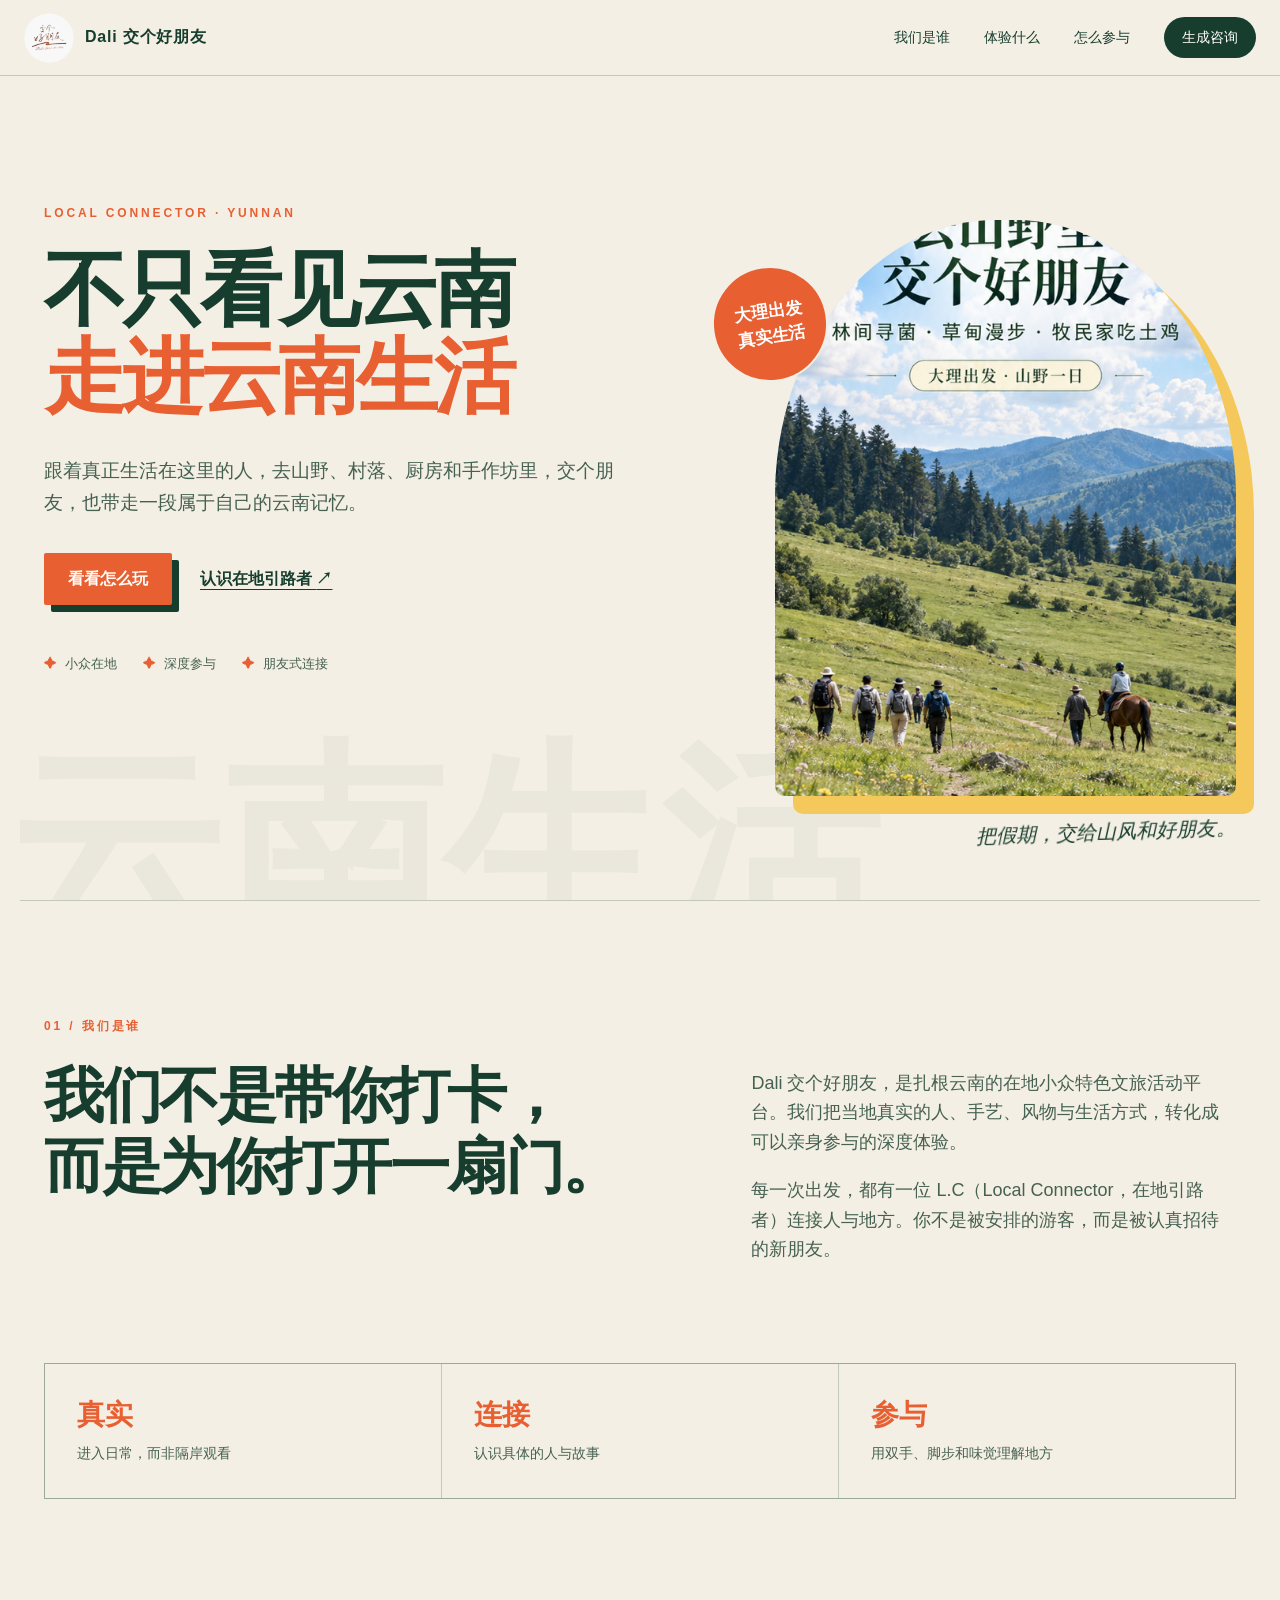
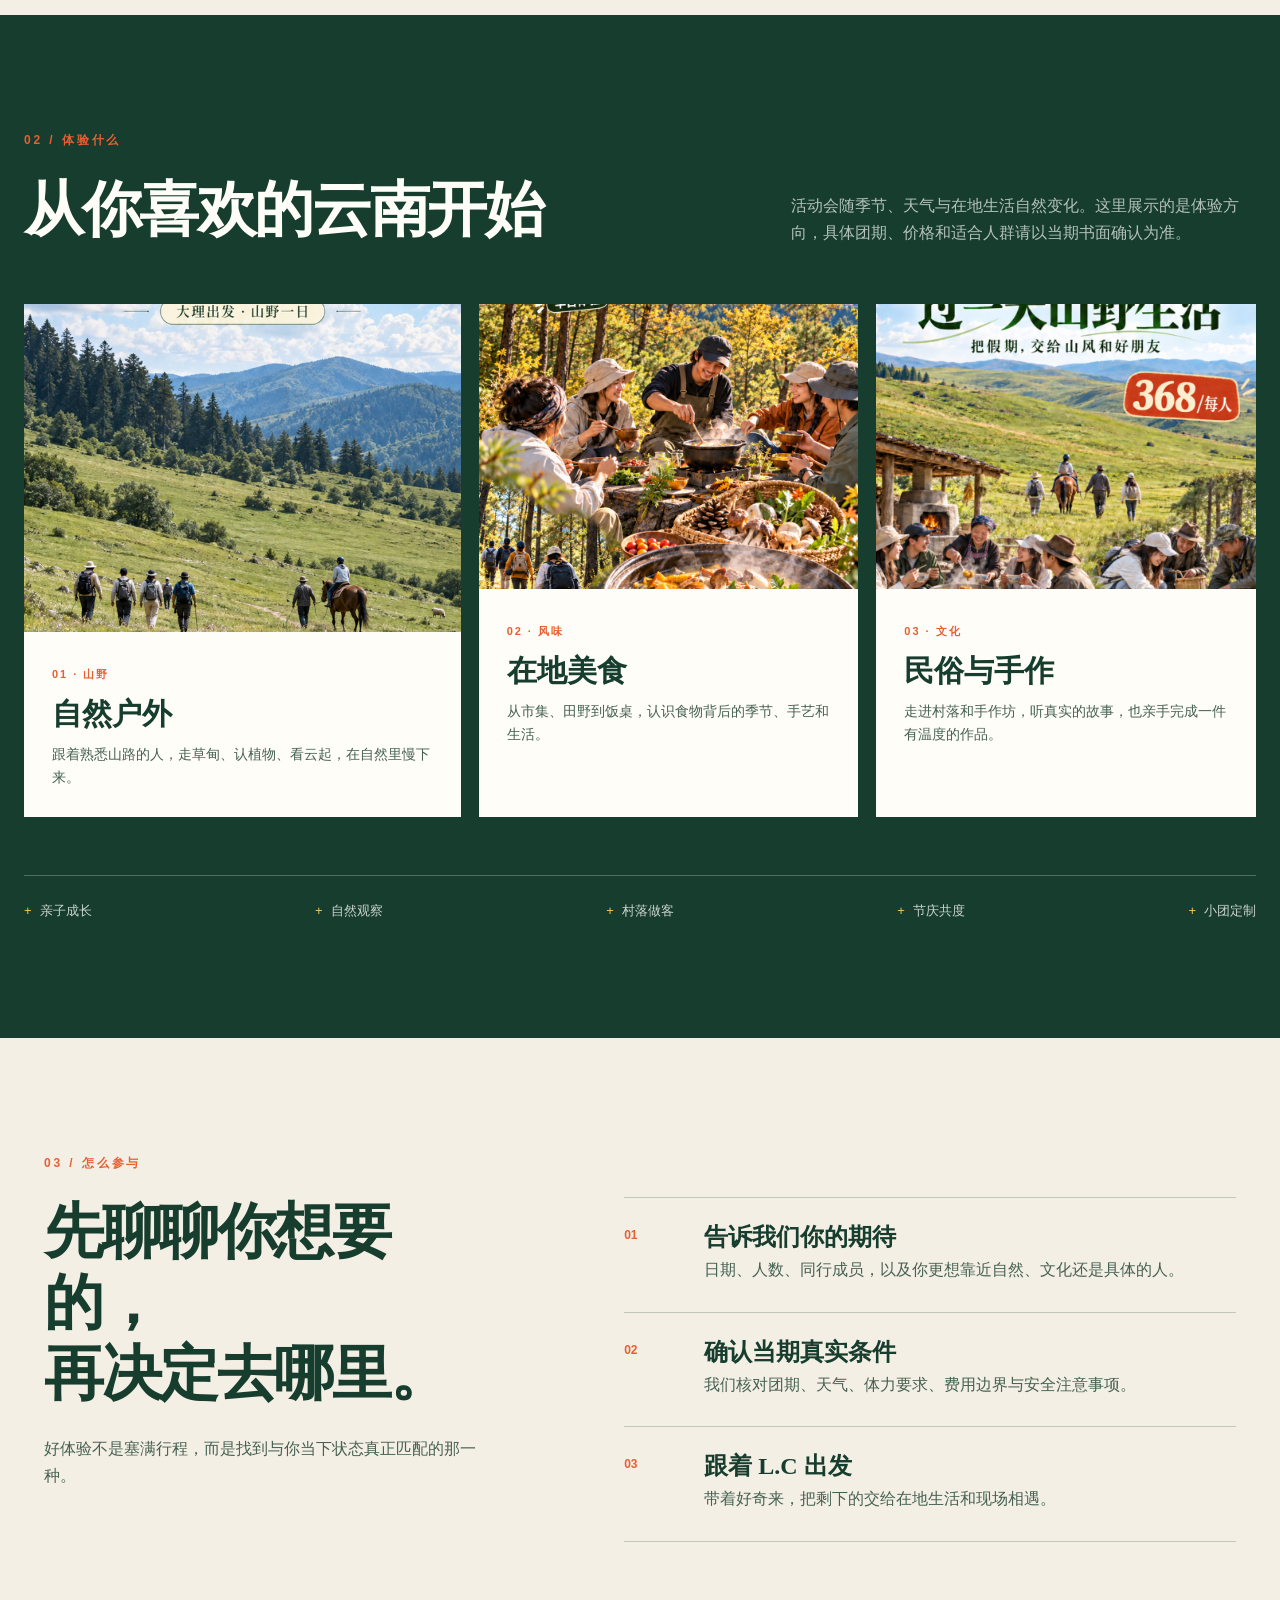
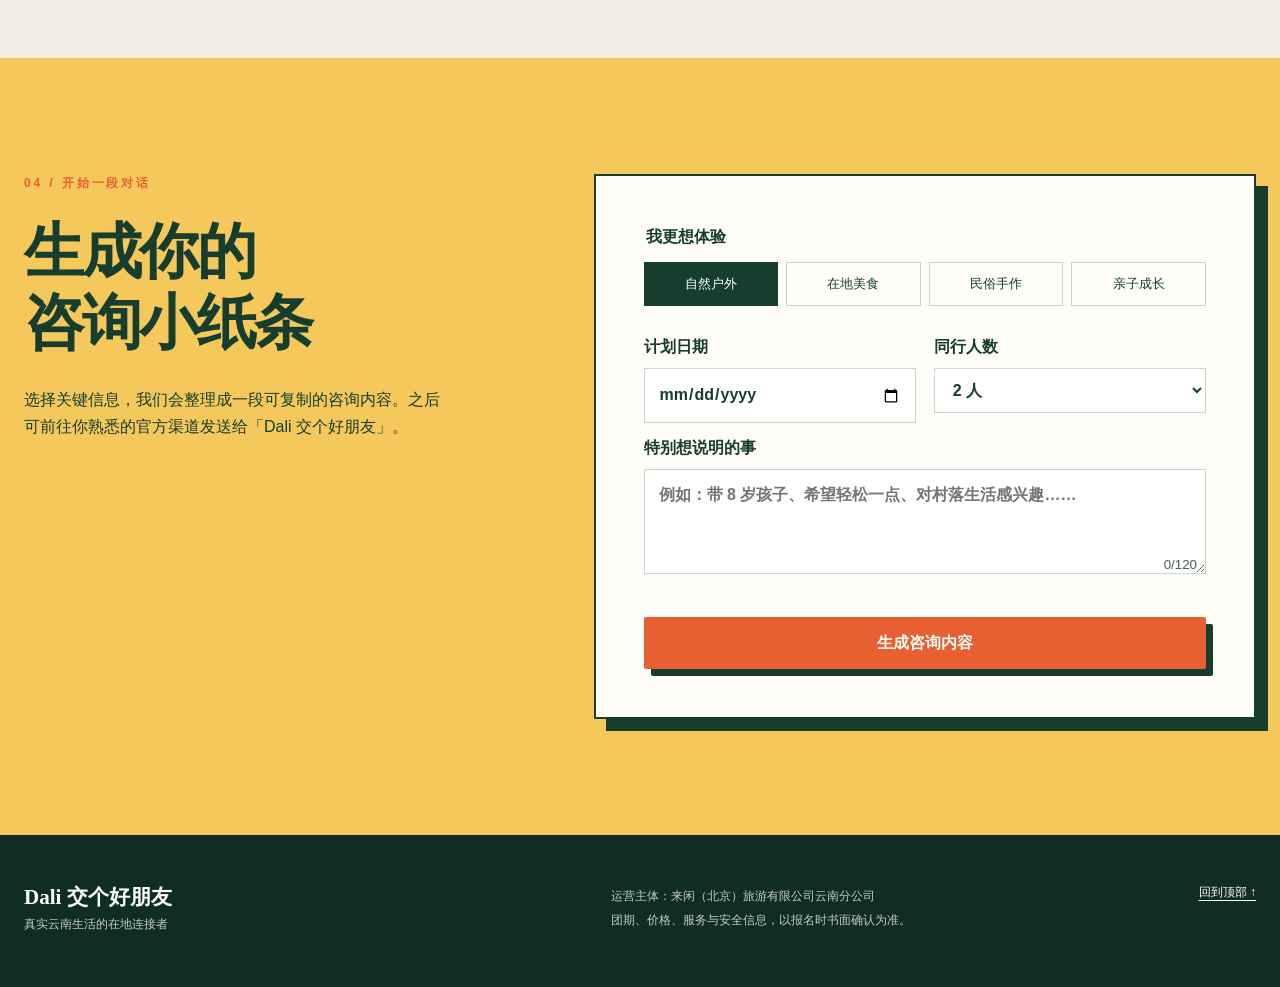
<file: index.html>
<!doctype html>
<html lang="zh-CN">
  <head>
    <meta charset="UTF-8" />
    <meta name="viewport" content="width=device-width, initial-scale=1.0" />
    <meta name="description" content="Dali 交个好朋友——跟着在地朋友，走进真实云南生活。自然户外、手工手作、民俗文化、在地美食与亲子成长体验。" />
    <meta name="theme-color" content="#f4efe4" />
    <title>Dali 交个好朋友｜走进真实云南生活</title>
    <link rel="icon" href="assets/logo.png" type="image/png" />
    <link rel="stylesheet" href="styles.css" />
    <script src="script.js" defer></script>
  </head>
  <body>
    <a class="skip-link" href="#main">跳到主要内容</a>
    <header class="site-header">
      <a class="brand" href="#top" aria-label="返回首页">
        <img src="assets/logo.png" alt="Dali 交个好朋友" />
        <span>Dali 交个好朋友</span>
      </a>
      <button class="menu-button" type="button" aria-expanded="false" aria-controls="site-nav">
        <span></span><span></span><span></span><span class="sr-only">打开菜单</span>
      </button>
      <nav id="site-nav" class="site-nav" aria-label="主要导航">
        <a href="#about">我们是谁</a>
        <a href="#experiences">体验什么</a>
        <a href="#how">怎么参与</a>
        <a class="nav-cta" href="#contact">生成咨询</a>
      </nav>
    </header>

    <main id="main">
      <section id="top" class="hero">
        <div class="hero-copy reveal">
          <p class="eyebrow">LOCAL CONNECTOR · YUNNAN</p>
          <h1>不只看见云南<br /><em>走进云南生活</em></h1>
          <p class="hero-intro">跟着真正生活在这里的人，去山野、村落、厨房和手作坊里，交个朋友，也带走一段属于自己的云南记忆。</p>
          <div class="hero-actions">
            <a class="button button-primary" href="#experiences">看看怎么玩</a>
            <a class="text-link" href="#about">认识在地引路者 <span aria-hidden="true">↗</span></a>
          </div>
          <ul class="hero-notes" aria-label="体验特点">
            <li>小众在地</li><li>深度参与</li><li>朋友式连接</li>
          </ul>
        </div>
        <div class="hero-visual reveal">
          <div class="image-frame image-frame-main">
            <img src="assets/bird-mountain.png" alt="朋友们在大理山野同行" />
          </div>
          <div class="round-stamp" aria-hidden="true">大理出发<br />真实生活</div>
          <p class="hand-note">把假期，交给山风和好朋友。</p>
        </div>
      </section>

      <section id="about" class="manifesto section-pad">
        <p class="section-index">01 / 我们是谁</p>
        <div class="manifesto-grid">
          <h2>我们不是带你打卡，<br />而是为你打开一扇门。</h2>
          <div class="manifesto-copy">
            <p>Dali 交个好朋友，是扎根云南的在地小众特色文旅活动平台。我们把当地真实的人、手艺、风物与生活方式，转化成可以亲身参与的深度体验。</p>
            <p>每一次出发，都有一位 L.C（Local Connector，在地引路者）连接人与地方。你不是被安排的游客，而是被认真招待的新朋友。</p>
          </div>
        </div>
        <div class="value-row" aria-label="我们的价值">
          <article><strong>真实</strong><span>进入日常，而非隔岸观看</span></article>
          <article><strong>连接</strong><span>认识具体的人与故事</span></article>
          <article><strong>参与</strong><span>用双手、脚步和味觉理解地方</span></article>
        </div>
      </section>

      <section id="experiences" class="experiences section-pad">
        <div class="section-heading">
          <div><p class="section-index">02 / 体验什么</p><h2>从你喜欢的云南开始</h2></div>
          <p>活动会随季节、天气与在地生活自然变化。这里展示的是体验方向，具体团期、价格和适合人群请以当期书面确认为准。</p>
        </div>
        <div class="experience-grid">
          <article class="experience-card card-featured">
            <div class="card-image"><img src="assets/bird-mountain.png" alt="高山草甸与同行的人" /></div>
            <div class="card-copy"><span>01 · 山野</span><h3>自然户外</h3><p>跟着熟悉山路的人，走草甸、认植物、看云起，在自然里慢下来。</p></div>
          </article>
          <article class="experience-card">
            <div class="card-image"><img src="assets/autumn-meal.png" alt="山林里的在地食物体验" /></div>
            <div class="card-copy"><span>02 · 风味</span><h3>在地美食</h3><p>从市集、田野到饭桌，认识食物背后的季节、手艺和生活。</p></div>
          </article>
          <article class="experience-card">
            <div class="card-image"><img src="assets/highland-life.png" alt="云南高山生活场景" /></div>
            <div class="card-copy"><span>03 · 文化</span><h3>民俗与手作</h3><p>走进村落和手作坊，听真实的故事，也亲手完成一件有温度的作品。</p></div>
          </article>
        </div>
        <div class="topic-strip" aria-label="更多体验方向"><span>亲子成长</span><span>自然观察</span><span>村落做客</span><span>节庆共度</span><span>小团定制</span></div>
      </section>

      <section id="how" class="how section-pad">
        <p class="section-index">03 / 怎么参与</p>
        <div class="how-layout">
          <div class="how-title"><h2>先聊聊你想要的，<br />再决定去哪里。</h2><p>好体验不是塞满行程，而是找到与你当下状态真正匹配的那一种。</p></div>
          <ol class="steps">
            <li><span>01</span><div><h3>告诉我们你的期待</h3><p>日期、人数、同行成员，以及你更想靠近自然、文化还是具体的人。</p></div></li>
            <li><span>02</span><div><h3>确认当期真实条件</h3><p>我们核对团期、天气、体力要求、费用边界与安全注意事项。</p></div></li>
            <li><span>03</span><div><h3>跟着 L.C 出发</h3><p>带着好奇来，把剩下的交给在地生活和现场相遇。</p></div></li>
          </ol>
        </div>
      </section>

      <section id="contact" class="contact section-pad">
        <div class="contact-intro">
          <p class="section-index">04 / 开始一段对话</p>
          <h2>生成你的<br />咨询小纸条</h2>
          <p>选择关键信息，我们会整理成一段可复制的咨询内容。之后可前往你熟悉的官方渠道发送给「Dali 交个好朋友」。</p>
        </div>
        <form id="inquiry-form" class="inquiry-form">
          <fieldset>
            <legend>我更想体验</legend>
            <div class="choice-grid">
              <label><input type="radio" name="interest" value="自然户外" checked /><span>自然户外</span></label>
              <label><input type="radio" name="interest" value="在地美食" /><span>在地美食</span></label>
              <label><input type="radio" name="interest" value="民俗手作" /><span>民俗手作</span></label>
              <label><input type="radio" name="interest" value="亲子成长" /><span>亲子成长</span></label>
            </div>
          </fieldset>
          <div class="field-row">
            <label>计划日期<input id="travel-date" type="date" /></label>
            <label>同行人数<select id="party-size"><option>1 人</option><option selected>2 人</option><option>3—5 人</option><option>6 人以上</option></select></label>
          </div>
          <label>特别想说明的事<textarea id="notes" rows="3" maxlength="120" placeholder="例如：带 8 岁孩子、希望轻松一点、对村落生活感兴趣……"></textarea><small><span id="note-count">0</span>/120</small></label>
          <button class="button button-primary form-submit" type="submit">生成咨询内容</button>
          <div id="inquiry-result" class="inquiry-result" hidden>
            <p id="inquiry-text"></p>
            <button id="copy-button" class="copy-button" type="button">复制这段话</button>
            <span id="copy-status" role="status" aria-live="polite"></span>
          </div>
        </form>
      </section>
    </main>

    <footer class="site-footer">
      <div><strong>Dali 交个好朋友</strong><p>真实云南生活的在地连接者</p></div>
      <div><p>运营主体：来闲（北京）旅游有限公司云南分公司</p><p>团期、价格、服务与安全信息，以报名时书面确认为准。</p></div>
      <a href="#top">回到顶部 ↑</a>
    </footer>
  </body>
</html>
</file>
<file: styles.css>
:root {
  --paper: #f4efe4;
  --paper-deep: #e7ddca;
  --ink: #163d2e;
  --ink-soft: #456152;
  --orange: #e85f32;
  --yellow: #f4c85b;
  --white: #fffdf8;
  --line: rgba(22, 61, 46, 0.22);
  --serif: "Songti SC", "STSong", "Noto Serif CJK SC", serif;
  --sans: "PingFang SC", "Hiragino Sans GB", "Microsoft YaHei", sans-serif;
  --max: 1240px;
}

* { box-sizing: border-box; }
html { scroll-behavior: smooth; }
body { margin: 0; background: var(--paper); color: var(--ink); font-family: var(--sans); line-height: 1.65; }
img { display: block; width: 100%; }
a { color: inherit; }
button, input, select, textarea { font: inherit; }
button, a { -webkit-tap-highlight-color: transparent; }
:focus-visible { outline: 3px solid var(--orange); outline-offset: 4px; }
.sr-only { position: absolute; width: 1px; height: 1px; overflow: hidden; clip: rect(0 0 0 0); white-space: nowrap; }
.skip-link { position: fixed; z-index: 100; top: 10px; left: 10px; padding: 10px 16px; background: var(--ink); color: white; transform: translateY(-160%); }
.skip-link:focus { transform: translateY(0); }

.site-header { position: sticky; z-index: 20; top: 0; display: flex; align-items: center; justify-content: space-between; min-height: 76px; padding: 10px max(24px, calc((100vw - var(--max)) / 2)); background: rgba(244, 239, 228, 0.92); border-bottom: 1px solid var(--line); backdrop-filter: blur(12px); }
.brand { display: flex; align-items: center; gap: 11px; font-weight: 700; text-decoration: none; letter-spacing: 0.05em; }
.brand img { width: 50px; height: 50px; border-radius: 50%; }
.site-nav { display: flex; align-items: center; gap: 34px; }
.site-nav a { font-size: 14px; text-decoration: none; }
.site-nav a:not(.nav-cta):hover { color: var(--orange); }
.nav-cta { padding: 9px 18px; color: var(--white); background: var(--ink); border-radius: 999px; }
.menu-button { display: none; width: 44px; height: 44px; padding: 10px; background: none; border: 0; }
.menu-button > span:not(.sr-only) { display: block; width: 22px; height: 2px; margin: 5px auto; background: var(--ink); }

.hero { position: relative; display: grid; grid-template-columns: 1.05fr 0.95fr; gap: clamp(48px, 7vw, 104px); min-height: calc(100vh - 76px); max-width: var(--max); margin: 0 auto; padding: clamp(72px, 10vw, 136px) 24px 88px; overflow: hidden; }
.hero::before { content: "云南生活"; position: absolute; z-index: -1; left: -1vw; bottom: -3vw; color: rgba(22, 61, 46, 0.045); font: 900 clamp(100px, 17vw, 250px)/0.8 var(--serif); white-space: nowrap; }
.eyebrow, .section-index { margin: 0 0 24px; color: var(--orange); font-size: 12px; font-weight: 800; letter-spacing: 0.24em; text-transform: uppercase; }
.hero h1 { margin: 0; font: 700 clamp(52px, 6.4vw, 92px)/1.06 var(--serif); letter-spacing: -0.05em; }
.hero h1 em { color: var(--orange); font-style: normal; }
.hero-intro { max-width: 610px; margin: 34px 0; color: var(--ink-soft); font-size: clamp(17px, 1.5vw, 21px); }
.hero-actions { display: flex; align-items: center; gap: 28px; }
.button { display: inline-flex; min-height: 50px; align-items: center; justify-content: center; padding: 13px 24px; border: 0; border-radius: 2px; cursor: pointer; font-weight: 700; text-decoration: none; transition: transform 180ms ease, background 180ms ease; }
.button:hover { transform: translateY(-2px); }
.button-primary { color: var(--white); background: var(--orange); box-shadow: 7px 7px 0 var(--ink); }
.button-primary:active { transform: translate(3px, 3px); box-shadow: 4px 4px 0 var(--ink); }
.text-link { font-weight: 700; text-underline-offset: 5px; }
.hero-notes { display: flex; gap: 26px; margin: 48px 0 0; padding: 0; list-style: none; color: var(--ink-soft); font-size: 13px; }
.hero-notes li::before { content: "✦"; margin-right: 8px; color: var(--orange); }
.hero-visual { position: relative; align-self: center; }
.image-frame { overflow: hidden; background: var(--paper-deep); }
.image-frame-main { width: 88%; margin-left: auto; aspect-ratio: 4 / 5; border-radius: 48% 48% 10px 10px; box-shadow: 18px 18px 0 var(--yellow); }
.image-frame-main img { height: 100%; object-fit: cover; object-position: 50% 66%; transform: scale(1.35); }
.round-stamp { position: absolute; top: 8%; left: 0; display: grid; width: 116px; height: 116px; place-items: center; text-align: center; background: var(--orange); color: white; border: 2px solid var(--paper); border-radius: 50%; font: 700 17px/1.5 var(--serif); transform: rotate(-8deg); }
.hand-note { position: absolute; right: 0; bottom: -52px; width: 74%; margin: 0; font: italic 20px var(--serif); text-align: right; transform: rotate(-2deg); }

.section-pad { max-width: var(--max); margin: 0 auto; padding: 116px 24px; }
.manifesto { border-top: 1px solid var(--line); }
.manifesto-grid { display: grid; grid-template-columns: 1.1fr 0.9fr; gap: 9vw; align-items: start; }
.manifesto h2, .section-heading h2, .how h2, .contact h2 { margin: 0; font: 700 clamp(38px, 4.7vw, 68px)/1.18 var(--serif); letter-spacing: -0.04em; }
.manifesto-copy { color: var(--ink-soft); font-size: 18px; }
.manifesto-copy p:first-child { margin-top: 8px; }
.value-row { display: grid; grid-template-columns: repeat(3, 1fr); gap: 1px; margin-top: 80px; background: var(--line); border: 1px solid var(--line); }
.value-row article { padding: 32px; background: var(--paper); }
.value-row strong { display: block; margin-bottom: 6px; color: var(--orange); font: 700 28px var(--serif); }
.value-row span { color: var(--ink-soft); font-size: 14px; }

.experiences { max-width: none; background: var(--ink); color: var(--white); }
.experiences > * { max-width: var(--max); margin-right: auto; margin-left: auto; }
.section-heading { display: grid; grid-template-columns: 1fr 0.7fr; gap: 8vw; align-items: end; }
.section-heading > p { max-width: 480px; margin: 0; color: rgba(255,255,255,0.68); }
.experience-grid { display: grid; grid-template-columns: 1.15fr 1fr 1fr; gap: 18px; margin-top: 58px; }
.experience-card { position: relative; min-width: 0; background: var(--white); color: var(--ink); }
.card-image { aspect-ratio: 4/3; overflow: hidden; background: #d8d8cc; }
.card-image img { height: 100%; object-fit: cover; transition: transform 500ms ease; }
.experience-card:hover .card-image img { transform: scale(1.045); }
.experience-card:first-child .card-image img { object-position: 50% 66%; transform: scale(1.22); }
.experience-card:nth-child(2) .card-image img { object-position: 50% 64%; transform: scale(1.1); }
.experience-card:nth-child(3) .card-image img { object-position: 50% 52%; transform: scale(1.1); }
.card-copy { padding: 28px; }
.card-copy span { color: var(--orange); font-size: 11px; font-weight: 800; letter-spacing: 0.18em; }
.card-copy h3 { margin: 8px 0; font: 700 30px var(--serif); }
.card-copy p { margin: 0; color: var(--ink-soft); font-size: 14px; }
.topic-strip { display: flex; justify-content: space-between; gap: 16px; margin-top: 58px; padding-top: 24px; border-top: 1px solid rgba(255,255,255,0.25); color: rgba(255,255,255,0.78); font-size: 13px; }
.topic-strip span::before { content: "+"; margin-right: 8px; color: var(--yellow); }

.how-layout { display: grid; grid-template-columns: 0.85fr 1.15fr; gap: 10vw; }
.how-title > p { max-width: 460px; margin-top: 26px; color: var(--ink-soft); }
.steps { margin: 0; padding: 0; list-style: none; border-top: 1px solid var(--line); }
.steps li { display: grid; grid-template-columns: 60px 1fr; gap: 20px; padding: 28px 0; border-bottom: 1px solid var(--line); }
.steps li > span { color: var(--orange); font-size: 12px; font-weight: 800; }
.steps h3 { margin: -5px 0 4px; font: 700 24px var(--serif); }
.steps p { margin: 0; color: var(--ink-soft); }

.contact { display: grid; grid-template-columns: 0.8fr 1.2fr; gap: 10vw; max-width: none; padding-right: max(24px, calc((100vw - var(--max)) / 2)); padding-left: max(24px, calc((100vw - var(--max)) / 2)); background: var(--yellow); }
.contact-intro > p:last-child { max-width: 420px; margin-top: 28px; }
.inquiry-form { padding: clamp(28px, 4vw, 48px); background: var(--white); border: 2px solid var(--ink); box-shadow: 12px 12px 0 var(--ink); }
fieldset { margin: 0; padding: 0; border: 0; }
legend, .inquiry-form > label, .field-row label { display: block; margin-bottom: 12px; font-weight: 700; }
.choice-grid { display: grid; grid-template-columns: repeat(4, 1fr); gap: 8px; margin-bottom: 28px; }
.choice-grid label { cursor: pointer; }
.choice-grid input { position: absolute; opacity: 0; }
.choice-grid span { display: grid; min-height: 44px; place-items: center; padding: 8px 10px; border: 1px solid var(--line); font-size: 13px; }
.choice-grid input:checked + span { color: white; background: var(--ink); border-color: var(--ink); }
.choice-grid input:focus-visible + span { outline: 3px solid var(--orange); outline-offset: 2px; }
.field-row { display: grid; grid-template-columns: 1fr 1fr; gap: 18px; }
.inquiry-form input, .inquiry-form select, .inquiry-form textarea { width: 100%; margin-top: 8px; padding: 12px 14px; color: var(--ink); background: white; border: 1px solid var(--line); border-radius: 0; }
.inquiry-form textarea { resize: vertical; }
.inquiry-form label { position: relative; }
.inquiry-form small { position: absolute; right: 9px; bottom: 7px; color: var(--ink-soft); font-weight: 400; }
.form-submit { width: 100%; margin-top: 22px; }
.inquiry-result { margin-top: 30px; padding: 22px; background: var(--paper); border-left: 4px solid var(--orange); }
.inquiry-result p { margin: 0 0 16px; white-space: pre-wrap; }
.copy-button { padding: 9px 14px; color: white; background: var(--ink); border: 0; cursor: pointer; }
#copy-status { margin-left: 10px; color: var(--ink-soft); font-size: 13px; }

.site-footer { display: grid; grid-template-columns: 1fr 1fr auto; gap: 60px; padding: 48px max(24px, calc((100vw - var(--max)) / 2)); background: #102d23; color: rgba(255,255,255,0.75); font-size: 12px; }
.site-footer strong { color: white; font: 700 21px var(--serif); }
.site-footer p { margin: 4px 0; }
.site-footer a { align-self: start; color: white; text-underline-offset: 4px; }

.reveal { animation: rise 700ms both; }
.hero-visual { animation-delay: 140ms; }
@keyframes rise { from { opacity: 0; transform: translateY(18px); } }
@media (prefers-reduced-motion: reduce) { html { scroll-behavior: auto; } *, *::before, *::after { animation: none !important; transition: none !important; } }

@media (max-width: 900px) {
  .site-header { min-height: 68px; }
  .brand img { width: 44px; height: 44px; }
  .menu-button { display: block; }
  .site-nav { position: absolute; top: 68px; right: 0; left: 0; display: none; align-items: stretch; flex-direction: column; gap: 0; padding: 14px 24px 24px; background: var(--paper); border-bottom: 1px solid var(--line); }
  .site-nav.open { display: flex; }
  .site-nav a { padding: 12px 0; }
  .nav-cta { margin-top: 8px; text-align: center; }
  .hero { grid-template-columns: 1fr; min-height: auto; padding-top: 68px; }
  .hero-copy { max-width: 680px; }
  .hero-visual { max-width: 560px; margin: 20px auto 0; }
  .manifesto-grid, .section-heading, .how-layout, .contact { grid-template-columns: 1fr; }
  .manifesto-grid, .section-heading, .how-layout, .contact { gap: 42px; }
  .experience-grid { grid-template-columns: 1fr 1fr; }
  .experience-card:first-child { grid-column: span 2; }
  .experience-card:first-child .card-image { aspect-ratio: 2/1; }
  .site-footer { grid-template-columns: 1fr 1fr; }
}

@media (max-width: 620px) {
  .brand span { font-size: 14px; }
  .hero { padding-bottom: 72px; }
  .hero h1 { font-size: clamp(46px, 14vw, 68px); }
  .hero-actions { align-items: flex-start; flex-direction: column; gap: 20px; }
  .hero-notes { flex-wrap: wrap; gap: 8px 20px; margin-top: 36px; }
  .image-frame-main { width: 92%; }
  .round-stamp { width: 92px; height: 92px; font-size: 14px; }
  .hand-note { bottom: -42px; font-size: 16px; }
  .section-pad { padding-top: 84px; padding-bottom: 84px; }
  .value-row, .experience-grid, .field-row { grid-template-columns: 1fr; }
  .value-row article + article { border-top: 1px solid var(--line); }
  .experience-card:first-child { grid-column: auto; }
  .experience-card:first-child .card-image { aspect-ratio: 4/3; }
  .topic-strip { flex-wrap: wrap; justify-content: flex-start; }
  .choice-grid { grid-template-columns: 1fr 1fr; }
  .contact { padding-right: 20px; padding-left: 20px; }
  .inquiry-form { padding: 24px 18px; box-shadow: 7px 7px 0 var(--ink); }
  .site-footer { grid-template-columns: 1fr; gap: 22px; }
}
</file>
